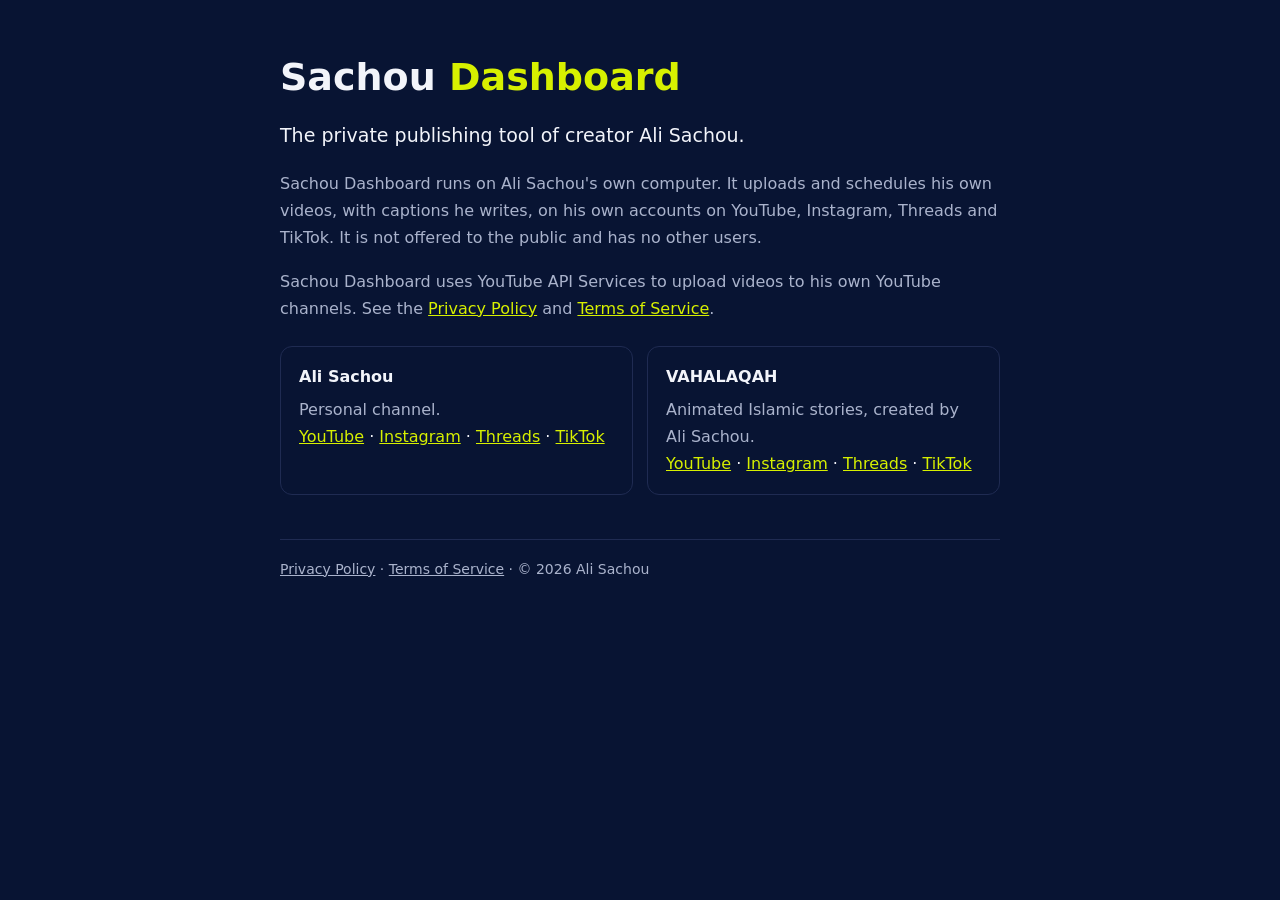
<file: index.html>
<!doctype html>
<html lang="en">
<head>
<meta charset="utf-8">
<meta name="viewport" content="width=device-width, initial-scale=1">
<title>Sachou Dashboard</title>
<meta name="description" content="The private publishing tool of creator Ali Sachou.">
<link rel="stylesheet" href="style.css">
</head>
<body>
<main>
<h1>Sachou <span>Dashboard</span></h1>
<p class="lead">The private publishing tool of creator Ali Sachou.</p>
<p class="soft">Sachou Dashboard runs on Ali Sachou's own computer. It uploads and schedules his own videos, with captions he writes, on his own accounts on YouTube, Instagram, Threads and TikTok. It is not offered to the public and has no other users.</p>
<p class="soft">Sachou Dashboard uses YouTube API Services to upload videos to his own YouTube channels. See the <a href="privacy.html">Privacy Policy</a> and <a href="terms.html">Terms of Service</a>.</p>
<div class="cards">
<div class="card"><b>Ali Sachou</b><span class="soft">Personal channel.</span><br><a href="https://www.youtube.com/@ali_sachou">YouTube</a> &middot; <a href="https://www.instagram.com/ali_sachou/">Instagram</a> &middot; <a href="https://www.threads.com/@ali_sachou">Threads</a> &middot; <a href="https://www.tiktok.com/@ali_sachou">TikTok</a></div>
<div class="card"><b>VAHALAQAH</b><span class="soft">Animated Islamic stories, created by Ali Sachou.</span><br><a href="https://www.youtube.com/@vahalaqah">YouTube</a> &middot; <a href="https://www.instagram.com/vahalaqah/">Instagram</a> &middot; <a href="https://www.threads.com/@vahalaqah">Threads</a> &middot; <a href="https://www.tiktok.com/@vahalaqah">TikTok</a></div>
</div>
<footer><a href="privacy.html">Privacy Policy</a> &middot; <a href="terms.html">Terms of Service</a> &middot; &copy; 2026 Ali Sachou</footer>
</main>
</body>
</html>
</file>
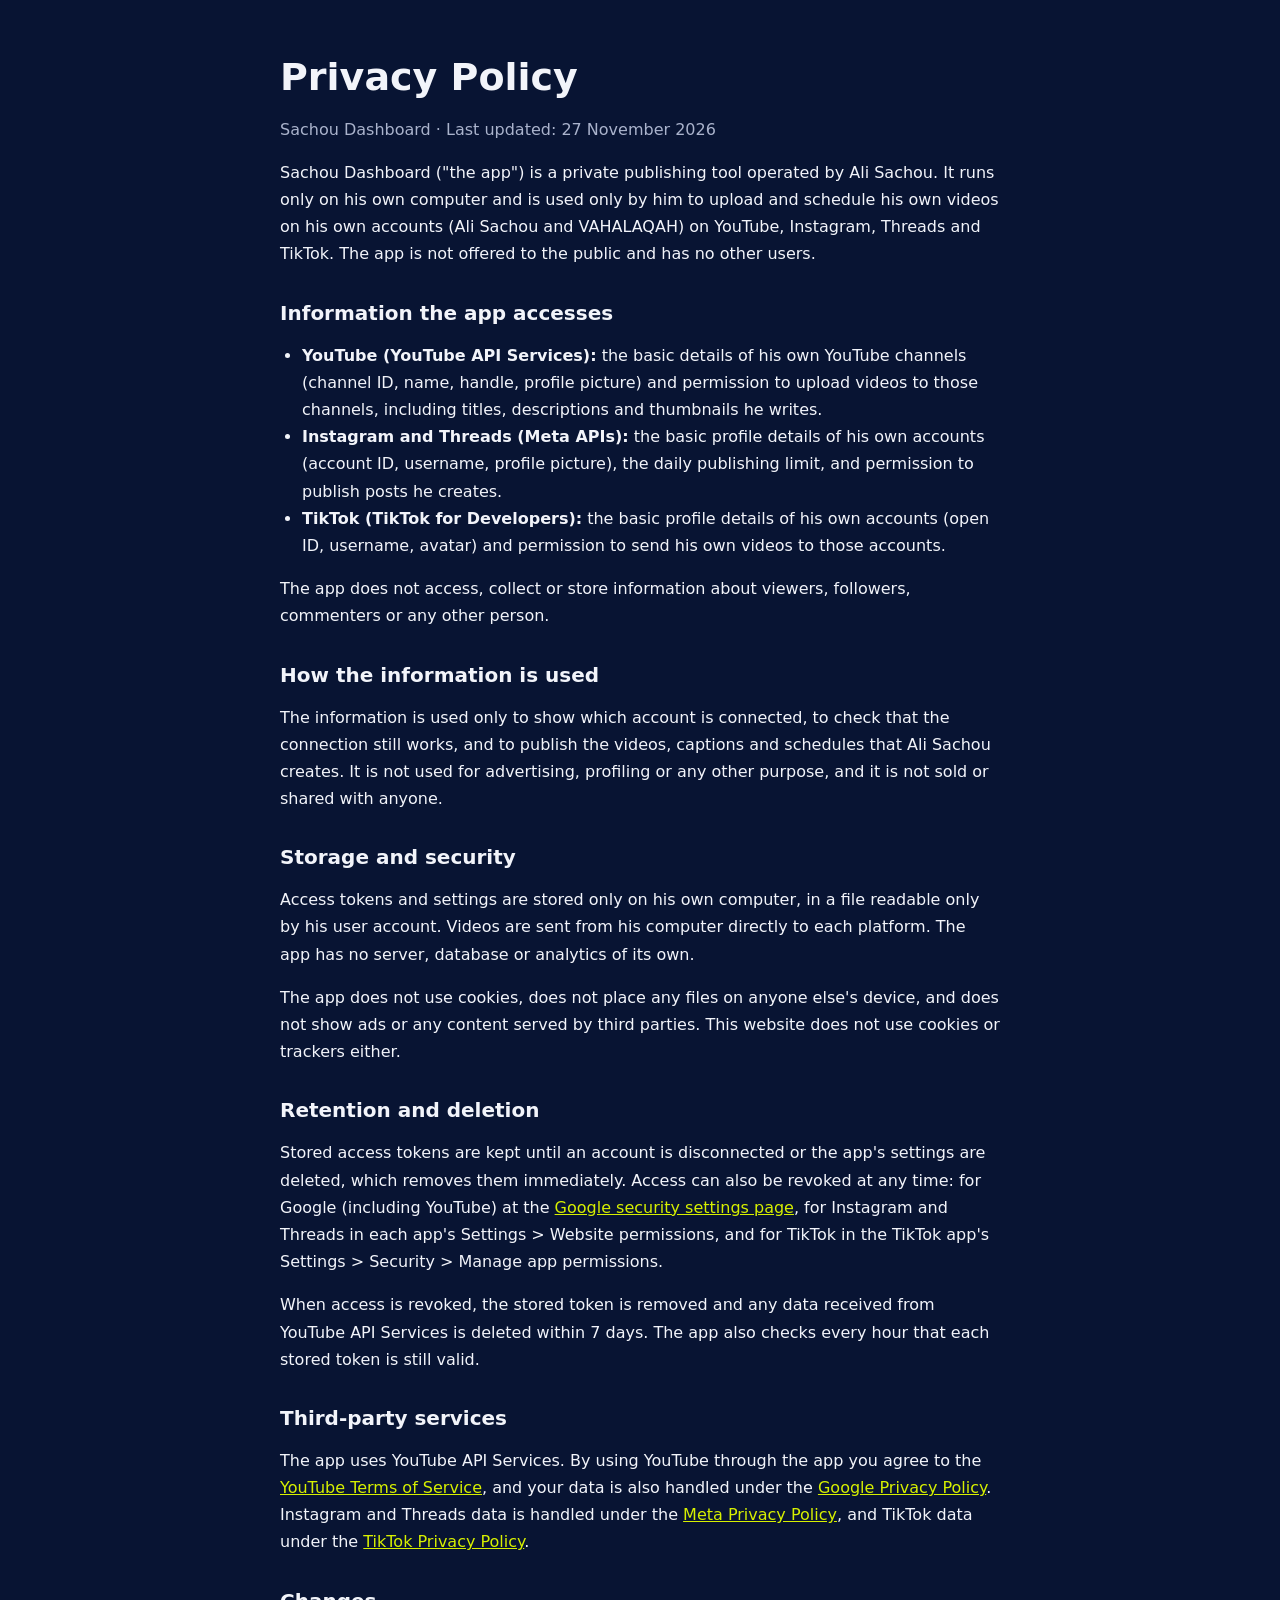
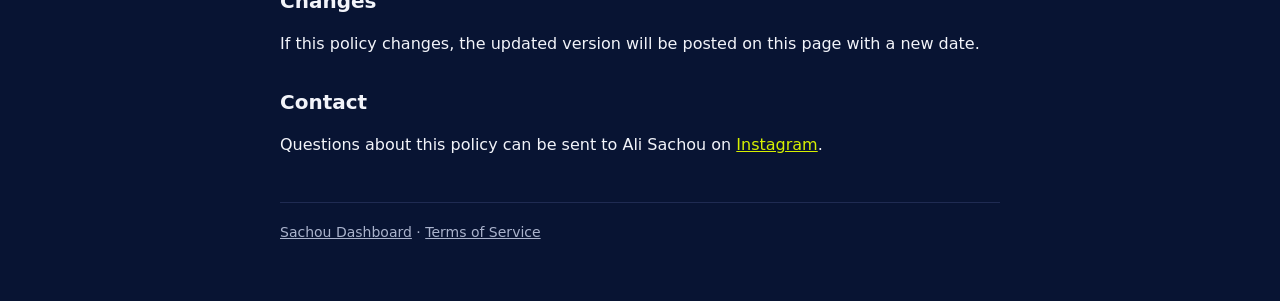
<file: privacy.html>
<!doctype html>
<html lang="en">
<head>
<meta charset="utf-8">
<meta name="viewport" content="width=device-width, initial-scale=1">
<title>Privacy Policy - Sachou Dashboard</title>
<link rel="stylesheet" href="style.css">
</head>
<body>
<main>
<h1>Privacy Policy</h1>
<p class="soft">Sachou Dashboard &middot; Last updated: 27 November 2026</p>

<p>Sachou Dashboard ("the app") is a private publishing tool operated by Ali Sachou. It runs only on his own computer and is used only by him to upload and schedule his own videos on his own accounts (Ali Sachou and VAHALAQAH) on YouTube, Instagram, Threads and TikTok. The app is not offered to the public and has no other users.</p>

<h2>Information the app accesses</h2>
<ul>
<li><b>YouTube (YouTube API Services):</b> the basic details of his own YouTube channels (channel ID, name, handle, profile picture) and permission to upload videos to those channels, including titles, descriptions and thumbnails he writes.</li>
<li><b>Instagram and Threads (Meta APIs):</b> the basic profile details of his own accounts (account ID, username, profile picture), the daily publishing limit, and permission to publish posts he creates.</li>
<li><b>TikTok (TikTok for Developers):</b> the basic profile details of his own accounts (open ID, username, avatar) and permission to send his own videos to those accounts.</li>
</ul>
<p>The app does not access, collect or store information about viewers, followers, commenters or any other person.</p>

<h2>How the information is used</h2>
<p>The information is used only to show which account is connected, to check that the connection still works, and to publish the videos, captions and schedules that Ali Sachou creates. It is not used for advertising, profiling or any other purpose, and it is not sold or shared with anyone.</p>

<h2>Storage and security</h2>
<p>Access tokens and settings are stored only on his own computer, in a file readable only by his user account. Videos are sent from his computer directly to each platform. The app has no server, database or analytics of its own.</p>
<p>The app does not use cookies, does not place any files on anyone else's device, and does not show ads or any content served by third parties. This website does not use cookies or trackers either.</p>

<h2>Retention and deletion</h2>
<p>Stored access tokens are kept until an account is disconnected or the app's settings are deleted, which removes them immediately. Access can also be revoked at any time: for Google (including YouTube) at the <a href="https://security.google.com/settings/security/permissions">Google security settings page</a>, for Instagram and Threads in each app's Settings &gt; Website permissions, and for TikTok in the TikTok app's Settings &gt; Security &gt; Manage app permissions.</p>
<p>When access is revoked, the stored token is removed and any data received from YouTube API Services is deleted within 7 days. The app also checks every hour that each stored token is still valid.</p>

<h2>Third-party services</h2>
<p>The app uses YouTube API Services. By using YouTube through the app you agree to the <a href="https://www.youtube.com/t/terms">YouTube Terms of Service</a>, and your data is also handled under the <a href="https://policies.google.com/privacy">Google Privacy Policy</a>. Instagram and Threads data is handled under the <a href="https://privacycenter.instagram.com/policy">Meta Privacy Policy</a>, and TikTok data under the <a href="https://www.tiktok.com/legal/privacy-policy">TikTok Privacy Policy</a>.</p>

<h2>Changes</h2>
<p>If this policy changes, the updated version will be posted on this page with a new date.</p>

<h2>Contact</h2>
<p>Questions about this policy can be sent to Ali Sachou on <a href="https://www.instagram.com/ali_sachou/">Instagram</a>.</p>

<footer><a href="index.html">Sachou Dashboard</a> &middot; <a href="terms.html">Terms of Service</a></footer>
</main>
</body>
</html>
</file>
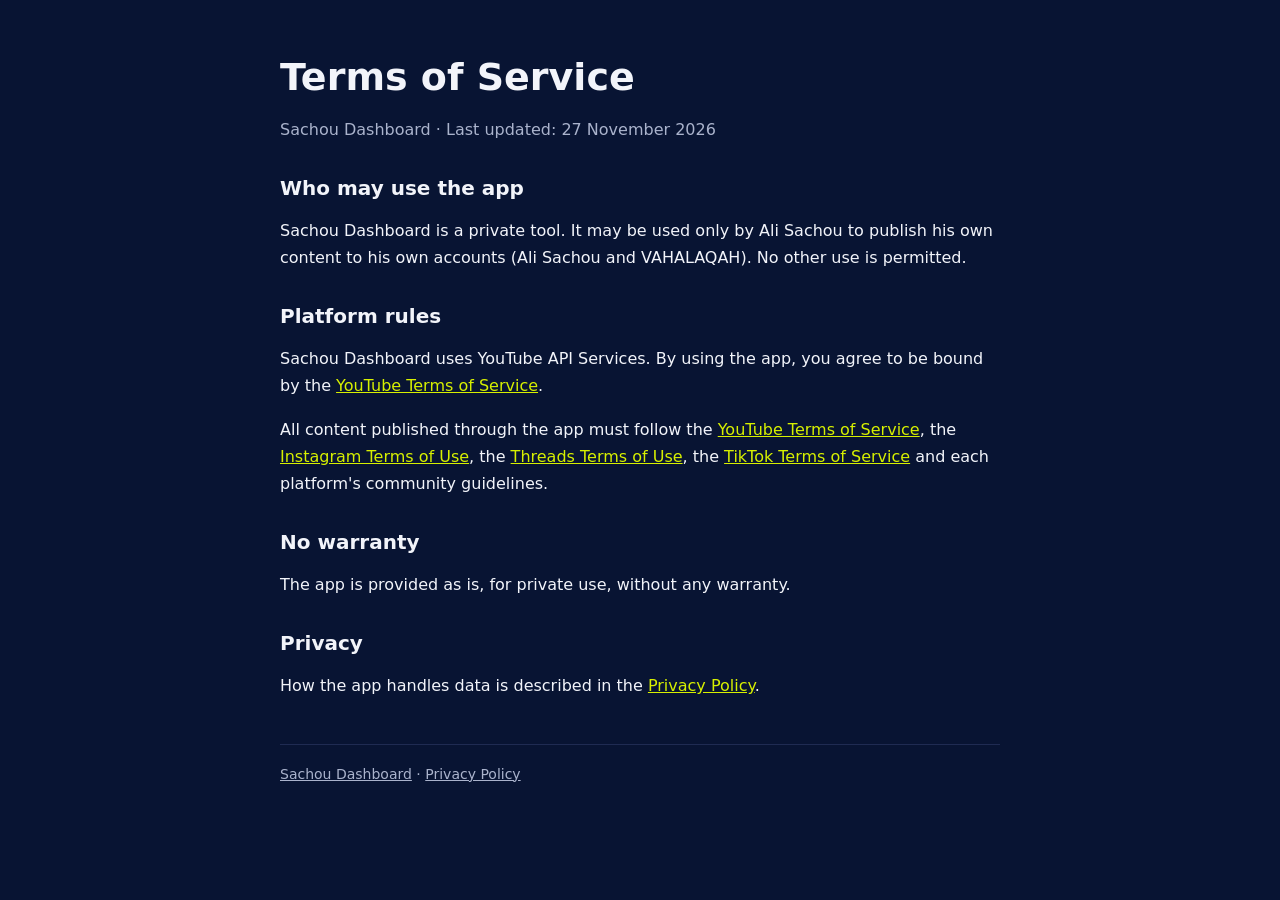
<file: terms.html>
<!doctype html>
<html lang="en">
<head>
<meta charset="utf-8">
<meta name="viewport" content="width=device-width, initial-scale=1">
<title>Terms of Service - Sachou Dashboard</title>
<link rel="stylesheet" href="style.css">
</head>
<body>
<main>
<h1>Terms of Service</h1>
<p class="soft">Sachou Dashboard &middot; Last updated: 27 November 2026</p>

<h2>Who may use the app</h2>
<p>Sachou Dashboard is a private tool. It may be used only by Ali Sachou to publish his own content to his own accounts (Ali Sachou and VAHALAQAH). No other use is permitted.</p>

<h2>Platform rules</h2>
<p>Sachou Dashboard uses YouTube API Services. By using the app, you agree to be bound by the <a href="https://www.youtube.com/t/terms">YouTube Terms of Service</a>.</p>
<p>All content published through the app must follow the <a href="https://www.youtube.com/t/terms">YouTube Terms of Service</a>, the <a href="https://help.instagram.com/581066165581870">Instagram Terms of Use</a>, the <a href="https://help.instagram.com/769983657850450">Threads Terms of Use</a>, the <a href="https://www.tiktok.com/legal/terms-of-service">TikTok Terms of Service</a> and each platform's community guidelines.</p>

<h2>No warranty</h2>
<p>The app is provided as is, for private use, without any warranty.</p>

<h2>Privacy</h2>
<p>How the app handles data is described in the <a href="privacy.html">Privacy Policy</a>.</p>

<footer><a href="index.html">Sachou Dashboard</a> &middot; <a href="privacy.html">Privacy Policy</a></footer>
</main>
</body>
</html>
</file>
<file: style.css>
:root{--bg:#081433;--ink:#f2f4fa;--soft:#aab3cc;--lime:#d7f000;--line:#1f2b52}
*{box-sizing:border-box}
body{margin:0;background:var(--bg);color:var(--ink);font:16px/1.7 system-ui,-apple-system,sans-serif}
main{max-width:760px;margin:0 auto;padding:56px 20px}
h1{font:800 38px/1.15 system-ui,sans-serif;margin:0 0 10px}
h1 span{color:var(--lime)}
h2{font:700 20px/1.3 system-ui,sans-serif;margin:32px 0 8px}
a{color:var(--lime)}
.soft{color:var(--soft)}
.lead{font-size:19px}
ul{padding-left:22px}
.cards{display:grid;grid-template-columns:repeat(auto-fit,minmax(240px,1fr));gap:14px;margin:24px 0}
.card{border:1px solid var(--line);border-radius:12px;padding:16px 18px}
.card b{display:block;margin-bottom:6px}
footer{border-top:1px solid var(--line);margin-top:44px;padding-top:18px;font-size:14px;color:var(--soft)}
footer a{color:var(--soft)}
</file>
